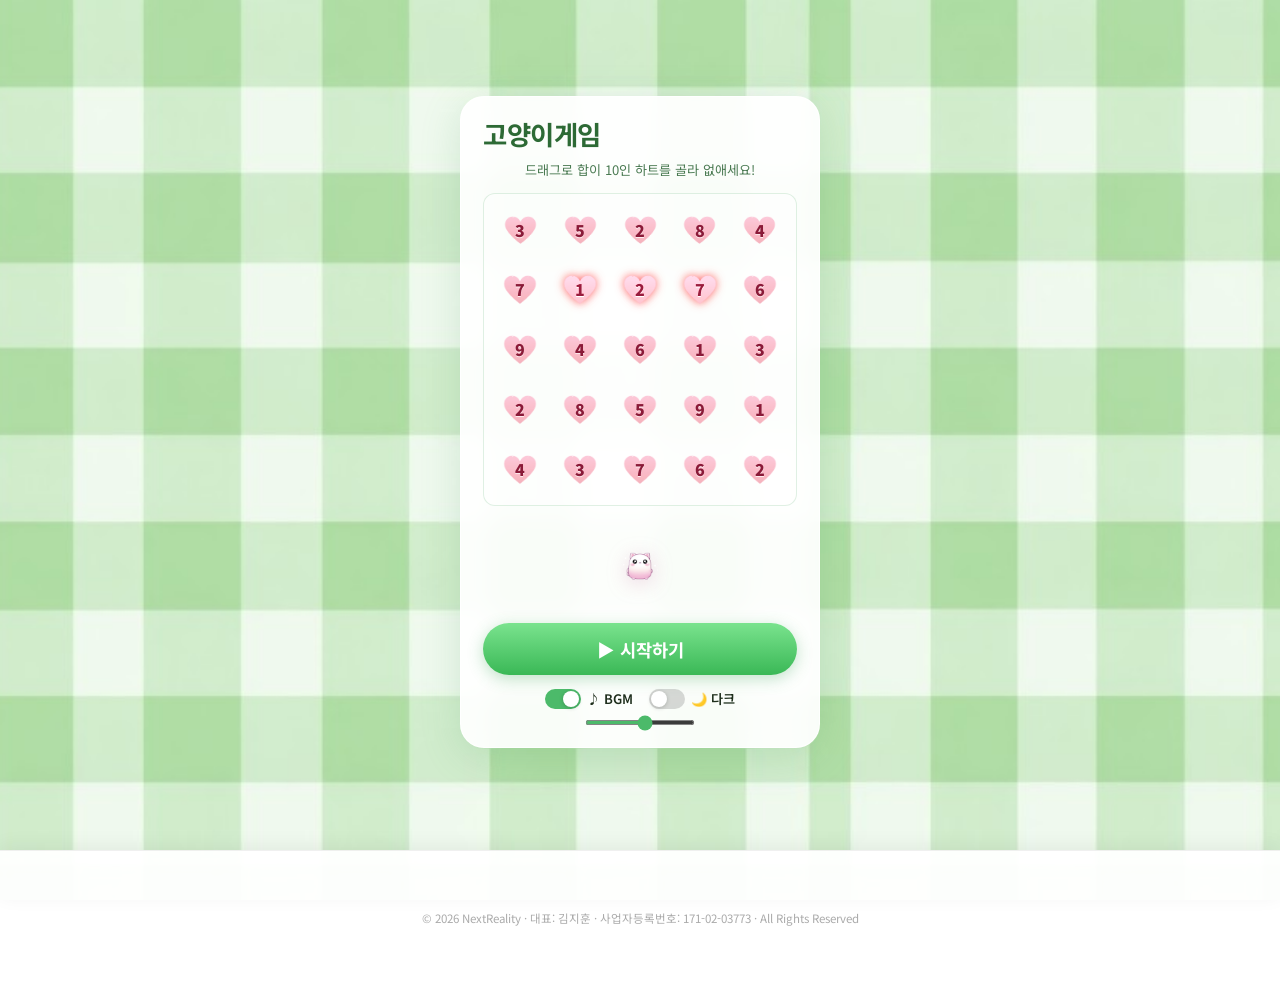
<file: index.html>
<!DOCTYPE html>
<html lang="ko">
<head>
  <meta charset="UTF-8" />
  <meta name="viewport" content="width=device-width, initial-scale=1.0" />
  <title>고양이게임</title>
  <script
    async
    src="https://pagead2.googlesyndication.com/pagead/js/adsbygoogle.js?client=ca-pub-4109285932062494"
    crossorigin="anonymous"
  ></script>
  <link rel="preconnect" href="https://fonts.googleapis.com" />
  <link rel="preconnect" href="https://fonts.gstatic.com" crossorigin />
  <link href="https://fonts.googleapis.com/css2?family=Noto+Sans+KR:wght@500;700&display=swap" rel="stylesheet" />
  <link rel="stylesheet" href="styles.css" />
  <!-- 애드핏 로더 선로딩 — 심사·초기 노출 안정화 -->
  <link rel="preload" href="https://t1.daumcdn.net/kas/static/ba.min.js" as="script" />
</head>
<body>

  <!-- ── 시작 화면 ── -->
  <div id="start-screen" class="game-shell">
    <div class="game-card">
      <h1 class="card-title">고양이게임</h1>
      <p class="card-sub">드래그로 합이 10인 하트를 골라 없애세요!</p>

      <!-- 미니 게임보드 미리보기 (5×5) -->
      <div class="start-preview-grid">
        <div class="prev-tile"><span>3</span></div>
        <div class="prev-tile"><span>5</span></div>
        <div class="prev-tile"><span>2</span></div>
        <div class="prev-tile"><span>8</span></div>
        <div class="prev-tile"><span>4</span></div>
        <div class="prev-tile"><span>7</span></div>
        <div class="prev-tile selected-ok"><span>1</span></div>
        <div class="prev-tile selected-ok"><span>2</span></div>
        <div class="prev-tile selected-ok"><span>7</span></div>
        <div class="prev-tile"><span>6</span></div>
        <div class="prev-tile"><span>9</span></div>
        <div class="prev-tile"><span>4</span></div>
        <div class="prev-tile"><span>6</span></div>
        <div class="prev-tile"><span>1</span></div>
        <div class="prev-tile"><span>3</span></div>
        <div class="prev-tile"><span>2</span></div>
        <div class="prev-tile"><span>8</span></div>
        <div class="prev-tile"><span>5</span></div>
        <div class="prev-tile"><span>9</span></div>
        <div class="prev-tile"><span>1</span></div>
        <div class="prev-tile"><span>4</span></div>
        <div class="prev-tile"><span>3</span></div>
        <div class="prev-tile"><span>7</span></div>
        <div class="prev-tile"><span>6</span></div>
        <div class="prev-tile"><span>2</span></div>
      </div>

      <img class="card-cat" src="assets/cat-start.png" alt="귀여운 고양이 캐릭터" />

      <button type="button" id="btn-start" class="btn btn-start">▶ 시작하기</button>

      <div class="card-opts">
        <label class="toggle-label">
          <input type="checkbox" id="opt-bgm-start" class="toggle-input" checked />
          <span class="toggle-track"><span class="toggle-thumb"></span></span>
          <span class="toggle-text">♪ BGM</span>
        </label>
        <label class="toggle-label">
          <input type="checkbox" id="opt-dark-start" class="toggle-input" />
          <span class="toggle-track"><span class="toggle-thumb"></span></span>
          <span class="toggle-text">🌙 다크</span>
        </label>
        <div class="vol-wrap">
          <input type="range" id="opt-volume-start" class="vol-slider" min="0" max="100" value="55" aria-label="배경음 볼륨" />
        </div>
      </div>
    </div>
  </div>

  <!-- ── 게임 화면 ── -->
  <div id="game-page" class="game-shell" style="display:none">
    <div class="game-card">

      <!-- 헤더: 타이틀 + 마스코트 -->
      <div class="card-header">
        <img class="card-mascot" src="assets/cat-mascot.png" alt="" aria-hidden="true" />
        <h1 class="card-title">고양이게임</h1>
      </div>

      <!-- 스탯 바 (타이머 + 점수) -->
      <div class="card-stats">
        <div class="stat-block">
          <span class="stat-label">남은 시간</span>
          <span class="stat-val time"><em id="time">90</em>초</span>
        </div>
        <!-- 타이머 바 -->
        <div class="timer-bar-outer" title="남은 시간">
          <div class="timer-bar-inner" id="timer-bar-fill"></div>
        </div>
        <div class="stat-block">
          <span class="stat-label">점수</span>
          <span class="stat-val"><em id="score">0</em></span>
        </div>
      </div>

      <!-- 게임 스테이지 -->
      <div class="stage">
        <div
          id="board"
          class="board"
          role="application"
          aria-label="격자. 드래그해 직사각형으로 선택하세요."
        ></div>
        <div id="drag-region" class="drag-region" aria-hidden="true"></div>

        <!-- 게임 오버 오버레이 -->
        <div id="overlay" class="overlay hidden" aria-hidden="true">
          <div class="overlay-box">
            <img class="overlay-cat" src="assets/cat-start.png" alt="" />
            <h2 class="overlay-title-text">게임 종료!</h2>
            <p class="overlay-score-label">최종 점수</p>
            <p class="overlay-score-val"><strong id="final-score">0</strong>점</p>
            <p class="overlay-cleared">제거 <em id="cleared">0</em>개</p>
            <div class="overlay-btns">
              <button type="button" id="btn-restart" class="btn btn-green">다시 시작</button>
              <button type="button" id="btn-quit" class="btn btn-pink">끝내기</button>
            </div>
          </div>
        </div>
      </div>

      <p id="hint" class="hint" role="status" aria-live="polite"></p>

      <!-- 하단 옵션 -->
      <div class="card-opts">
        <button type="button" id="btn-reset" class="btn btn-reset">Reset</button>
        <label class="toggle-label">
          <input type="checkbox" id="opt-dark" class="toggle-input" />
          <span class="toggle-track"><span class="toggle-thumb"></span></span>
          <span class="toggle-text">🌙</span>
        </label>
        <label class="toggle-label">
          <input type="checkbox" id="opt-bgm" class="toggle-input" checked />
          <span class="toggle-track"><span class="toggle-thumb"></span></span>
          <span class="toggle-text">BGM</span>
        </label>
        <div class="vol-wrap">
          <span class="vol-icon" aria-hidden="true">♪</span>
          <input type="range" id="opt-volume" class="vol-slider" min="0" max="100" value="55" aria-label="배경음 볼륨" />
        </div>
      </div>

    </div>
  </div>

  <!-- ── Kakao AdFit 320×50 배너 (콘솔 발급 코드 그대로, 수정 금지 권장) ── -->
  <div class="ad-wrap">
    <ins
      class="kakao_ad_area"
      style="display:none;width:100%;"
      data-ad-unit="DAN-z21j45DkyooqXPsL"
      data-ad-width="320"
      data-ad-height="50"
    ></ins>
  </div>

  <footer class="site-footer">© 2026 NextReality · 대표: 김지훈 · 사업자등록번호: 171-02-03773 · All Rights Reserved</footer>

  <script async type="text/javascript" charset="utf-8" src="https://t1.daumcdn.net/kas/static/ba.min.js"></script>
  <audio id="bgm-track" loop preload="auto" src="assets/Paws%20%26%20Pixel%20Stars.mp3"></audio>
  <audio id="match-sfx" preload="auto" src="assets/match-sfx.mp3"></audio>
  <audio id="clear-sfx" preload="auto" src="assets/clear-sfx.mp3"></audio>
  <audio id="gameover-sfx" preload="auto" src="assets/gameover-sfx.mp3"></audio>
  <audio id="wrong-sfx" preload="auto" src="assets/wrong-sfx.mp3"></audio>
  <script src="game.js"></script>
</body>
</html>
</file>
<file: styles.css>
*,
*::before,
*::after {
  box-sizing: border-box;
}

html,
body {
  margin: 0;
  min-height: 100%;
  font-family: "Noto Sans KR", system-ui, sans-serif;
  background: #fff;
  color: #1e2e1c;
  transition: background 0.35s ease, color 0.35s ease;
}

/* ══ 공통 셸 — 전체 화면 중앙 카드 ══ */
.game-shell {
  min-height: 100vh;
  display: flex;
  align-items: center;
  justify-content: center;
  background: url("assets/bg-gingham.png") center center / cover fixed;
  /* 하단 고정 광고(50px대)에 카드·버튼이 가리지 않도록 */
  padding: 1.5rem 1rem calc(1.5rem + 56px + env(safe-area-inset-bottom, 0px));
  transition: background 0.35s ease;
}

.game-card {
  width: 100%;
  max-width: 360px;
  background: rgba(255, 255, 255, 0.92);
  backdrop-filter: blur(10px);
  border-radius: 24px;
  padding: 1.5rem 1.4rem 1.25rem;
  box-shadow: 0 8px 40px rgba(80, 160, 100, 0.2);
  border: 1.5px solid rgba(255, 255, 255, 0.85);
  display: flex;
  flex-direction: column;
  gap: 0.85rem;
}

/* ── 카드 헤더 ── */
.card-header {
  display: flex;
  align-items: center;
  gap: 0.6rem;
}

.card-mascot {
  width: 44px;
  height: 44px;
  object-fit: contain;
  flex-shrink: 0;
  animation: cat-float 2.8s ease-in-out infinite;
}

.card-title {
  margin: 0;
  font-size: 1.65rem;
  font-weight: 700;
  color: #2d6a35;
  letter-spacing: -0.02em;
  line-height: 1;
}

.card-sub {
  margin: 0;
  font-size: 0.82rem;
  color: #4a7a52;
  line-height: 1.4;
  text-align: center;
}

/* ── 스탯 바 ── */
.card-stats {
  display: flex;
  align-items: center;
  gap: 0.75rem;
}

.stat-block {
  display: flex;
  flex-direction: column;
  align-items: center;
  white-space: nowrap;
}

.stat-label {
  font-size: 0.68rem;
  color: #6a8a6e;
  font-weight: 600;
  letter-spacing: 0.02em;
}

.stat-val {
  font-size: 1.1rem;
  font-weight: 800;
  color: #1d6b28;
  font-variant-numeric: tabular-nums;
}

.stat-val em {
  font-style: normal;
}

.stat-val.warn em { color: #e07a30; }
.stat-val.danger em {
  color: #d93030;
  animation: pulse 0.7s ease infinite;
}

@keyframes pulse {
  50% { opacity: 0.6; }
}

/* 타이머 바 (가로형, stat 사이에서 flex: 1) */
.timer-bar-outer {
  flex: 1;
  height: 12px;
  border-radius: 999px;
  background: rgba(0, 0, 0, 0.1);
  overflow: hidden;
  border: 1px solid rgba(100, 180, 120, 0.25);
}

.timer-bar-inner {
  height: 100%;
  width: 100%;
  background: linear-gradient(90deg, #6ee789 0%, #2a9d4a 100%);
  border-radius: 999px;
  transition: width 0.6s linear;
}

/* ── 게임 스테이지 ── */
.stage {
  position: relative;
  border-radius: 16px;
  overflow: hidden;
  isolation: isolate;
}

.stage::before {
  content: "";
  position: absolute;
  inset: 0;
  z-index: 0;
  border-radius: 16px;
  background: url("assets/bg-gingham.png") center center / cover no-repeat;
  pointer-events: none;
}

/* ── 게임 보드 ── */
.board {
  position: relative;
  z-index: 1;
  display: grid;
  gap: 6px;
  padding: 10px;
  background: rgba(255, 255, 255, 0.32);
  border-radius: 16px;
  border: 1px solid rgba(100, 180, 120, 0.3);
  box-shadow: 0 4px 20px rgba(60, 120, 70, 0.15);
  user-select: none;
  touch-action: none;
  cursor: crosshair;
}

.board.finished {
  opacity: 0.5;
  pointer-events: none;
}

.cell {
  position: relative;
  aspect-ratio: 1;
  min-width: 0;
  display: flex;
  align-items: center;
  justify-content: center;
  background: transparent;
  transition: filter 0.08s ease, opacity 0.2s ease;
}

.cell-face {
  position: absolute;
  inset: 0;
  display: flex;
  align-items: center;
  justify-content: center;
  pointer-events: none;
}

.cell .paw-icon {
  width: 100%;
  height: 100%;
  object-fit: contain;
  display: block;
  filter: drop-shadow(0 1px 4px rgba(0, 0, 0, 0.15));
}

.cell-num {
  position: relative;
  z-index: 2;
  font-weight: 900;
  font-size: clamp(0.78rem, 4.5vw, 1.2rem);
  color: #8b1a38;
  line-height: 1;
  text-shadow: 0 1px 0 rgba(255, 255, 255, 0.75);
  pointer-events: none;
}

.cell.empty {
  pointer-events: none;
}

.cell.empty .cell-face,
.cell.empty .cell-num {
  display: none;
}

.cell.preview.ok {
  filter: drop-shadow(0 0 6px rgba(255, 50, 50, 0.95)) brightness(1.15);
  z-index: 1;
}

.cell.preview.bad {
  filter: drop-shadow(0 0 4px rgba(255, 200, 60, 0.85)) brightness(1.08);
}

.board.shake {
  animation: shake 0.35s ease;
}

@keyframes shake {
  0%, 100% { transform: translateX(0); }
  25% { transform: translateX(-6px); }
  75% { transform: translateX(6px); }
}

@keyframes cat-float {
  0%, 100% { transform: translateY(0); }
  50% { transform: translateY(-4px); }
}

/* ── 드래그 리전 ── */
.drag-region {
  position: absolute;
  pointer-events: none;
  z-index: 2;
  border-radius: 8px;
  box-sizing: border-box;
  display: none;
}

.drag-region.visible { display: block; }

.drag-region.ok {
  border: 2px solid rgba(255, 60, 60, 0.95);
  background: rgba(255, 50, 50, 0.12);
}

.drag-region.bad {
  border: 2px dashed rgba(255, 200, 70, 0.8);
  background: rgba(255, 200, 70, 0.08);
}

/* ── 힌트 ── */
.hint {
  min-height: 1.2rem;
  margin: 0;
  font-size: 0.82rem;
  color: #2d6a35;
  font-weight: 600;
  text-align: center;
}

.hint.err { color: #c0392b; }

/* ── 카드 옵션 행 ── */
.card-opts {
  display: flex;
  align-items: center;
  gap: 0.6rem 1rem;
  flex-wrap: wrap;
  justify-content: center;
}

/* ── 토글 스위치 ── */
.toggle-label {
  display: inline-flex;
  align-items: center;
  gap: 0.4rem;
  cursor: pointer;
  user-select: none;
}

.toggle-input {
  position: absolute;
  opacity: 0;
  width: 0;
  height: 0;
}

.toggle-track {
  position: relative;
  width: 36px;
  height: 20px;
  background: rgba(0, 0, 0, 0.15);
  border-radius: 999px;
  transition: background 0.25s ease;
  flex-shrink: 0;
}

.toggle-input:checked + .toggle-track {
  background: #4cba6a;
}

.toggle-thumb {
  position: absolute;
  top: 2px;
  left: 2px;
  width: 16px;
  height: 16px;
  background: #fff;
  border-radius: 50%;
  box-shadow: 0 1px 4px rgba(0, 0, 0, 0.2);
  transition: transform 0.25s ease;
}

.toggle-input:checked + .toggle-track .toggle-thumb {
  transform: translateX(16px);
}

.toggle-text {
  font-size: 0.82rem;
  font-weight: 600;
}

/* ── 볼륨 ── */
.vol-wrap {
  display: inline-flex;
  align-items: center;
  gap: 0.3rem;
}

.vol-icon {
  font-size: 1rem;
  opacity: 0.75;
}

.vol-slider {
  width: min(110px, 28vw);
  height: 5px;
  accent-color: #4cba6a;
  cursor: pointer;
}

/* ── 버튼 ── */
.btn {
  font-family: inherit;
  font-size: 0.92rem;
  padding: 0.5rem 1.3rem;
  border: none;
  border-radius: 999px;
  cursor: pointer;
  font-weight: 700;
  transition: transform 0.12s ease, box-shadow 0.12s ease;
}

.btn:hover { transform: translateY(-2px); }

.btn-start {
  display: block;
  width: 100%;
  padding: 0.85rem;
  font-size: 1.1rem;
  background: linear-gradient(180deg, #7ae38e 0%, #3ab856 100%);
  color: #fff;
  box-shadow: 0 4px 16px rgba(50, 160, 80, 0.3);
}

.btn-start:hover {
  box-shadow: 0 7px 22px rgba(50, 160, 80, 0.42);
}

.btn-reset {
  font-size: 0.85rem;
  padding: 0.4rem 0.95rem;
  background: rgba(60, 120, 80, 0.7);
  color: #fff;
  border-radius: 8px;
}

.btn-reset:hover {
  background: rgba(50, 110, 70, 0.9);
  transform: none;
}

.btn-green {
  background: linear-gradient(180deg, #7ae38e 0%, #3ab856 100%);
  color: #fff;
  box-shadow: 0 4px 14px rgba(50, 160, 80, 0.3);
}

.btn-pink {
  background: linear-gradient(180deg, #f9a8c4 0%, #e86898 100%);
  color: #fff;
  box-shadow: 0 4px 14px rgba(230, 80, 130, 0.28);
}

/* ── 게임오버 오버레이 ── */
.overlay {
  position: absolute;
  inset: 0;
  display: flex;
  align-items: center;
  justify-content: center;
  background: rgba(10, 24, 16, 0.78);
  border-radius: 16px;
  z-index: 5;
}

.overlay.hidden { display: none; }

.overlay-box {
  text-align: center;
  padding: 1.4rem 1.8rem;
  background: rgba(255, 255, 255, 0.97);
  border-radius: 20px;
  border: 2px solid rgba(200, 230, 210, 0.8);
  max-width: 90%;
  box-shadow: 0 10px 40px rgba(0, 0, 0, 0.28);
}

.overlay-cat {
  width: 72px;
  display: block;
  margin: 0 auto 0.3rem;
  animation: cat-float 2.8s ease-in-out infinite;
}

.overlay-title-text {
  margin: 0 0 0.2rem;
  color: #2d6a35;
  font-size: 1.4rem;
  font-weight: 700;
}

.overlay-score-label {
  margin: 0;
  font-size: 0.82rem;
  color: #888;
}

.overlay-score-val {
  margin: 0 0 0.25rem;
  font-size: 2rem;
  font-weight: 800;
  color: #d94f7c;
}

.overlay-score-val strong {
  font-size: inherit;
  color: inherit;
}

.overlay-cleared {
  margin: 0 0 1rem;
  font-size: 0.82rem;
  color: #666;
}

.overlay-cleared em {
  font-style: normal;
  font-weight: 700;
  color: #2d6a35;
}

.overlay-btns {
  display: flex;
  gap: 0.7rem;
  justify-content: center;
}

.overlay-btns .btn {
  font-size: 0.88rem;
  padding: 0.55rem 1.2rem;
  white-space: nowrap;
}

/* ══════════════════════════════════
   시작화면 미리보기 그리드
══════════════════════════════════ */
.start-preview-grid {
  display: grid;
  grid-template-columns: repeat(5, 1fr);
  gap: 4px;
  padding: 8px;
  background: rgba(255, 255, 255, 0.4);
  border-radius: 12px;
  border: 1px solid rgba(100, 180, 120, 0.2);
}

.prev-tile {
  position: relative;
  aspect-ratio: 1;
  display: flex;
  align-items: center;
  justify-content: center;
  font-size: 1rem;
  font-weight: 900;
  color: #8b1a38;
  text-shadow: 0 1px 0 rgba(255, 255, 255, 0.75);
  border-radius: 4px;
}

.prev-tile::before {
  content: "";
  position: absolute;
  inset: 2px;
  background: url("assets/heart.png") center / contain no-repeat;
  z-index: 0;
  pointer-events: none;
}

.prev-tile span {
  position: relative;
  z-index: 1;
}

.prev-tile.selected-ok {
  filter: drop-shadow(0 0 5px rgba(255, 50, 50, 0.8)) brightness(1.1);
}

.card-cat {
  display: block;
  width: 90px;
  margin: 0 auto;
  animation: cat-float 2.8s ease-in-out infinite;
  filter: drop-shadow(0 4px 10px rgba(200, 120, 160, 0.28));
}

/* ══════════════════════════════════
   다크모드
══════════════════════════════════ */
body.dark-theme .game-shell {
  background-image: none;
  background: linear-gradient(135deg, #0f1923 0%, #1a2535 100%);
}

body.dark-theme .game-card {
  background: rgba(18, 30, 42, 0.96);
  border-color: rgba(80, 160, 120, 0.2);
  color: #d8e8dc;
}

body.dark-theme .card-title { color: #8dd4a0; }
body.dark-theme .card-sub { color: #6a9a78; }
body.dark-theme .stat-label { color: #7a9a82; }
body.dark-theme .stat-val { color: #7ee8a2; }

body.dark-theme .timer-bar-outer {
  background: rgba(255, 255, 255, 0.07);
  border-color: rgba(80, 160, 100, 0.2);
}

body.dark-theme .timer-bar-inner {
  background: linear-gradient(90deg, #3a9a55 0%, #1d6a35 100%);
}

body.dark-theme .stage::before {
  filter: brightness(0.35) saturate(0.5);
}

body.dark-theme .board {
  background: rgba(15, 30, 22, 0.65);
  border-color: rgba(60, 140, 90, 0.3);
}

body.dark-theme .hint { color: #70b888; }

body.dark-theme .ad-wrap {
  background: rgba(18, 30, 42, 0.96);
  border-top-color: rgba(255, 255, 255, 0.08);
  box-shadow: 0 -4px 24px rgba(0, 0, 0, 0.35);
}

body.dark-theme .toggle-track {
  background: rgba(255, 255, 255, 0.1);
}

body.dark-theme .overlay-box {
  background: rgba(18, 32, 25, 0.97);
  border-color: rgba(80, 160, 110, 0.25);
  color: #d8e8dc;
}

body.dark-theme .overlay-title-text { color: #7ee8a2; }
body.dark-theme .overlay-score-label { color: #8a9e90; }
body.dark-theme .overlay-cleared { color: #8a9e90; }
body.dark-theme .overlay-cleared em { color: #7ee8a2; }

body.dark-theme .start-preview-grid {
  background: rgba(255, 255, 255, 0.05);
  border-color: rgba(80, 160, 100, 0.15);
}

body.dark-theme .prev-tile {
  color: #f0b0c0;
  text-shadow: 0 1px 0 rgba(0, 0, 0, 0.5);
}

/* ══ 타일 팝 애니메이션 ══ */
@keyframes cell-pop {
  0%   { transform: scale(1);    opacity: 1; }
  35%  { transform: scale(1.3);  opacity: 1; }
  100% { transform: scale(0);    opacity: 0; }
}

.cell.popping {
  animation: cell-pop 0.33s cubic-bezier(0.36, 0.07, 0.19, 0.97) forwards;
  pointer-events: none;
  z-index: 3;
}

/* ══ 자동 스윕 애니메이션 (합 10 불가 타일) ══ */
@keyframes cell-sweep {
  0%   { filter: grayscale(0) opacity(1);    transform: scale(1);    }
  50%  { filter: grayscale(1) opacity(0.45); transform: scale(0.82); }
  100% { filter: grayscale(1) opacity(0);    transform: scale(0.35); }
}

.cell.sweep {
  animation: cell-sweep 0.55s ease forwards;
  pointer-events: none;
}

/* ══ 파티클 ══ */
@keyframes particle-fly {
  0%   { transform: translate(0, 0) scale(1);   opacity: 1; }
  100% { transform: translate(var(--tx), var(--ty)) scale(0); opacity: 0; }
}

.particle {
  position: fixed;
  width: 8px;
  height: 8px;
  border-radius: 50%;
  pointer-events: none;
  z-index: 9999;
  animation: particle-fly 0.65s ease-out forwards;
  transform: translate(-50%, -50%);
}

/* ── 운영자 정보 footer ── */
.site-footer {
  text-align: center;
  padding: 0.6rem;
  padding-bottom: calc(0.6rem + 56px + env(safe-area-inset-bottom, 0px));
  font-size: 0.72rem;
  color: #aaa;
}

/* ── 광고 영역 (뷰포트 하단 고정 — 스크롤 없이 노출·심사에 유리) ── */
.ad-wrap {
  position: fixed;
  left: 0;
  right: 0;
  bottom: 0;
  z-index: 10;
  text-align: center;
  min-height: 50px;
  display: flex;
  align-items: center;
  justify-content: center;
  padding-bottom: env(safe-area-inset-bottom, 0);
  background: rgba(255, 255, 255, 0.96);
  box-shadow: 0 -4px 20px rgba(0, 0, 0, 0.06);
  border-top: 1px solid rgba(0, 0, 0, 0.06);
  /* 광고 iframe이 잘리지 않도록 (overflow:hidden은 일부 심사 환경에서 노출 이슈 가능) */
  overflow: visible;
}
</file>
